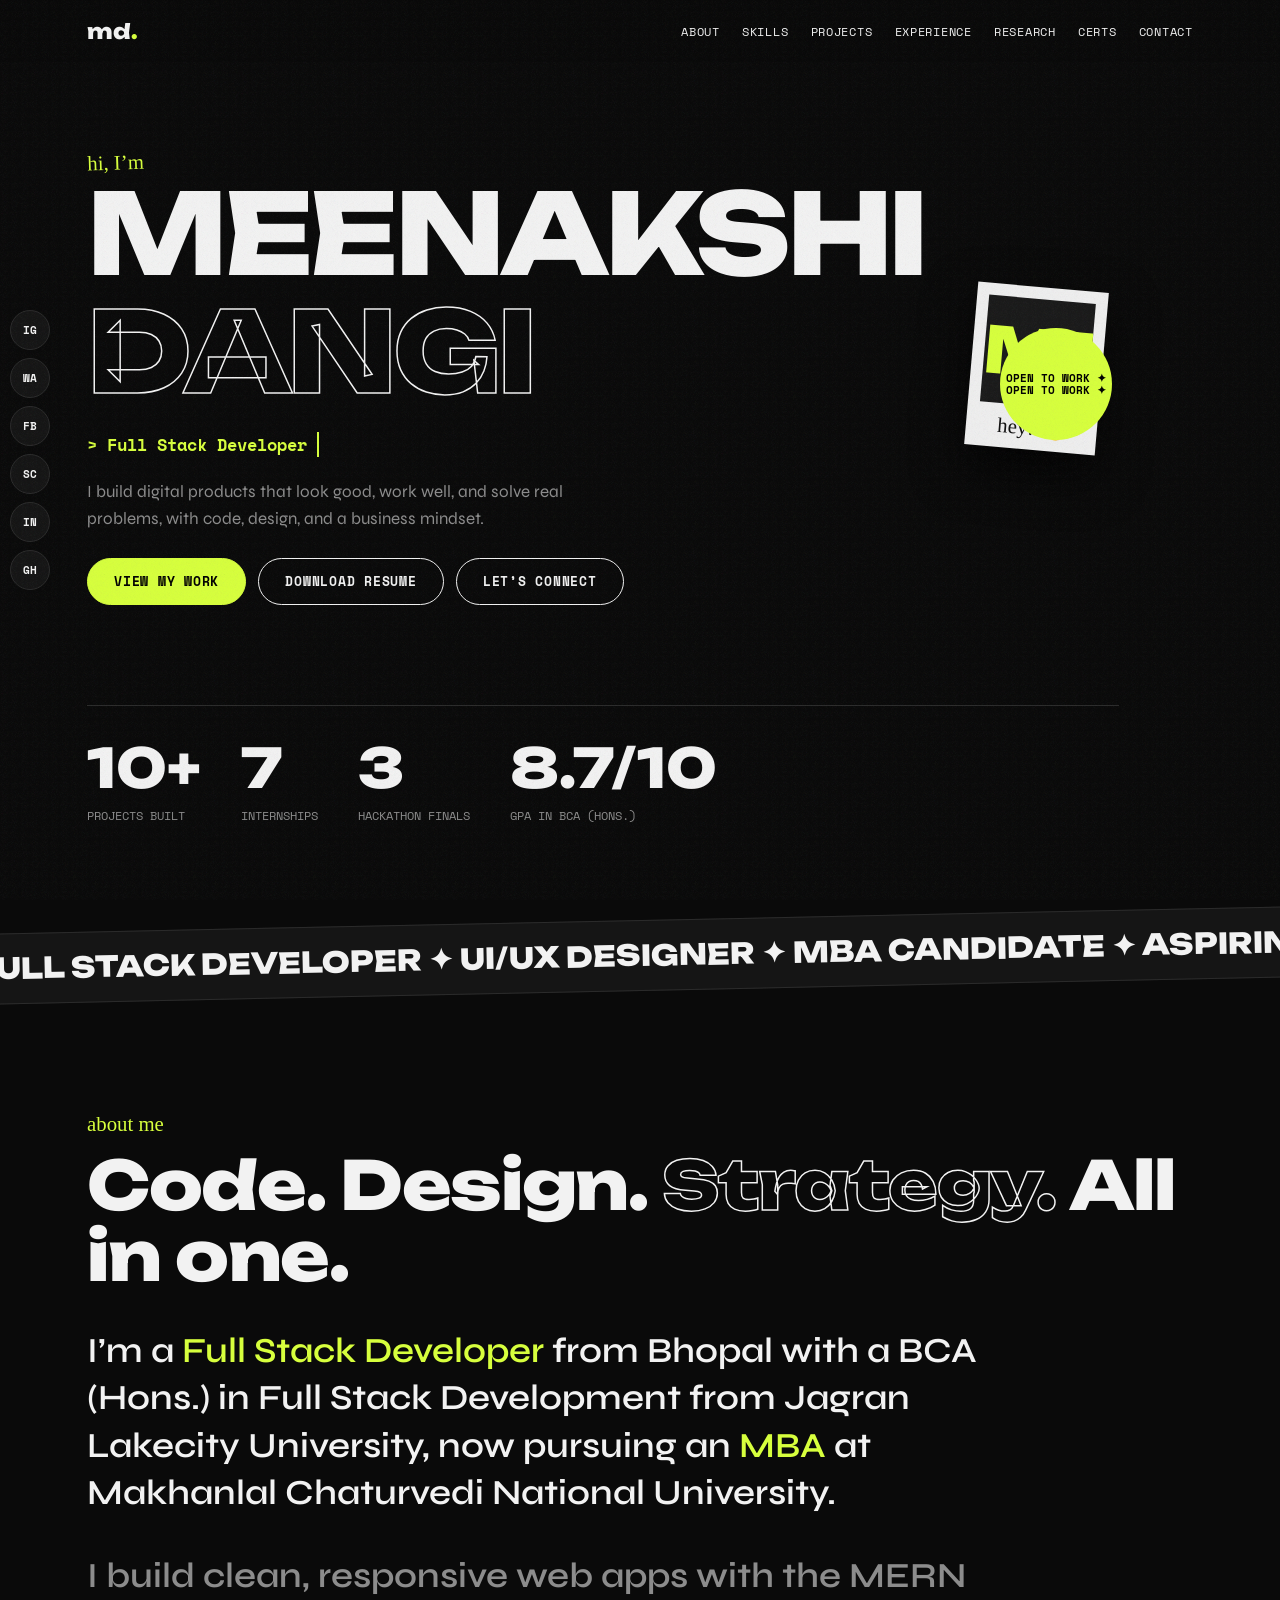
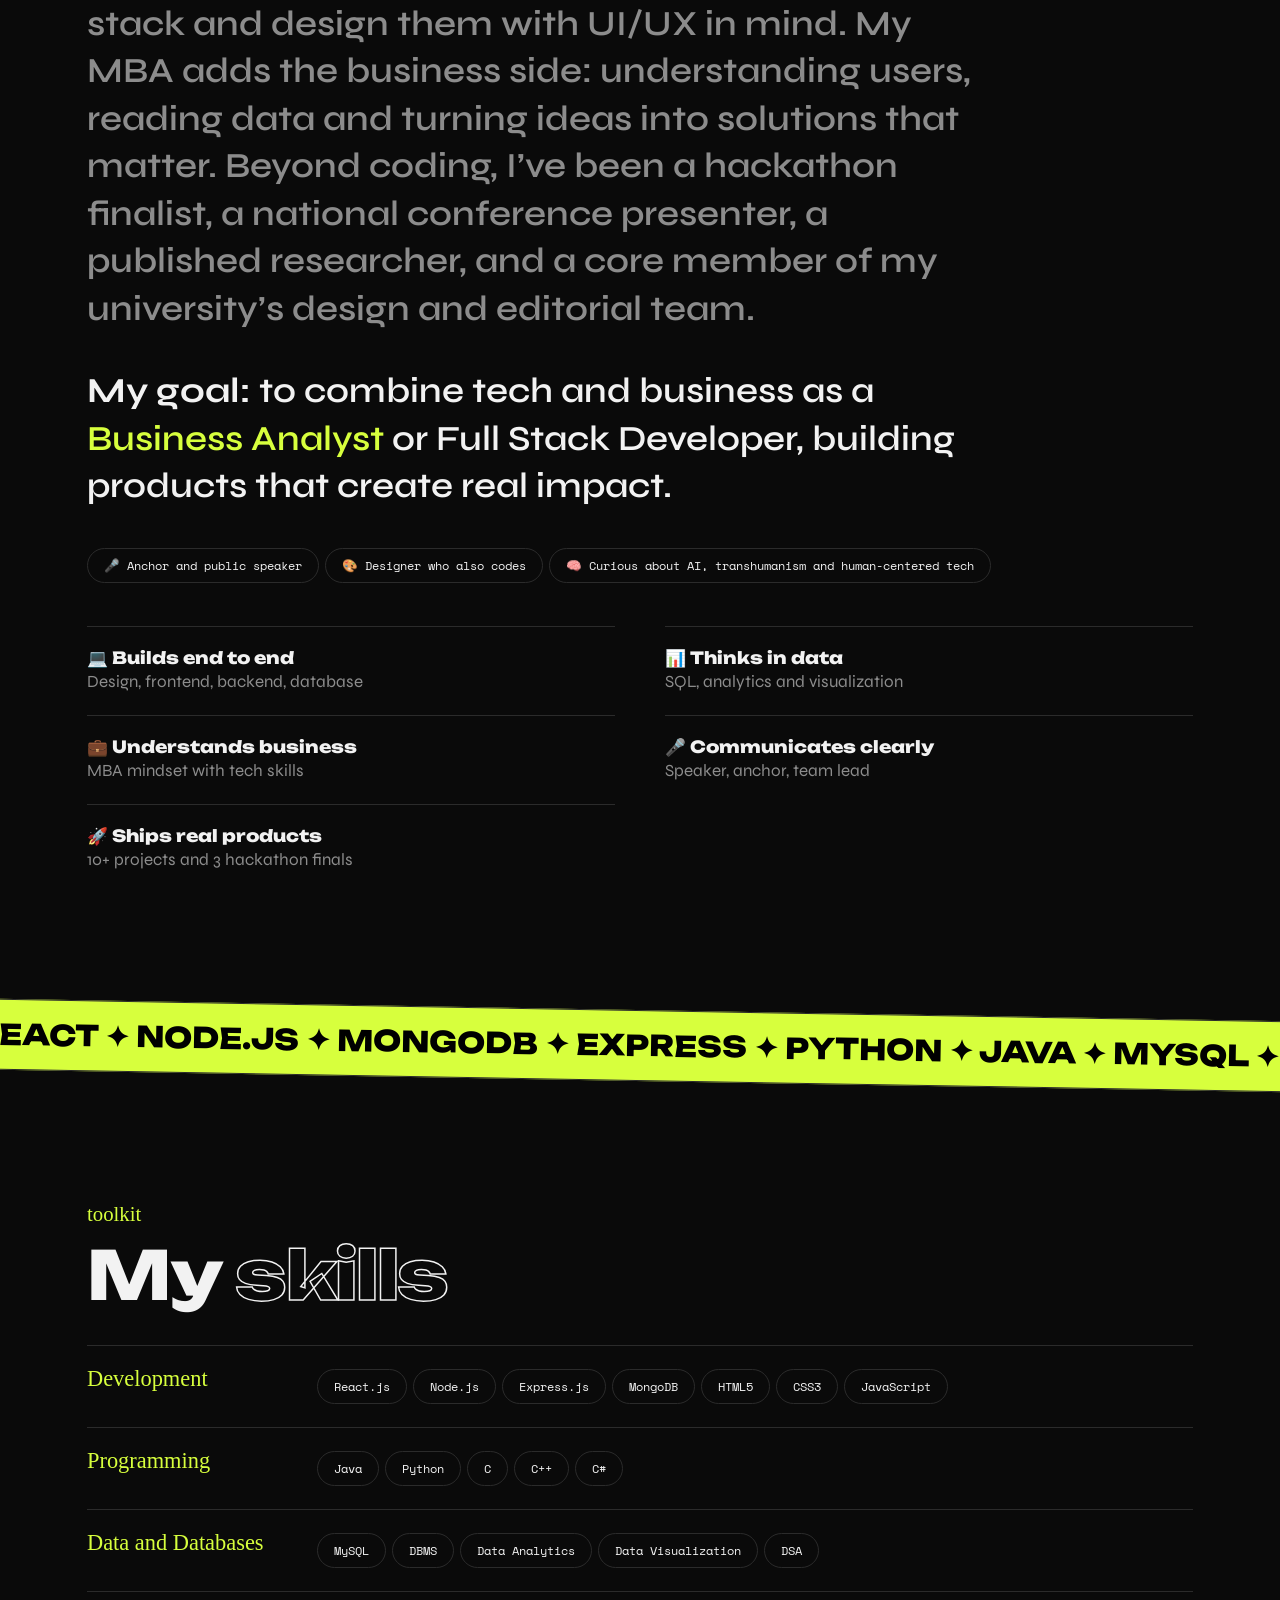
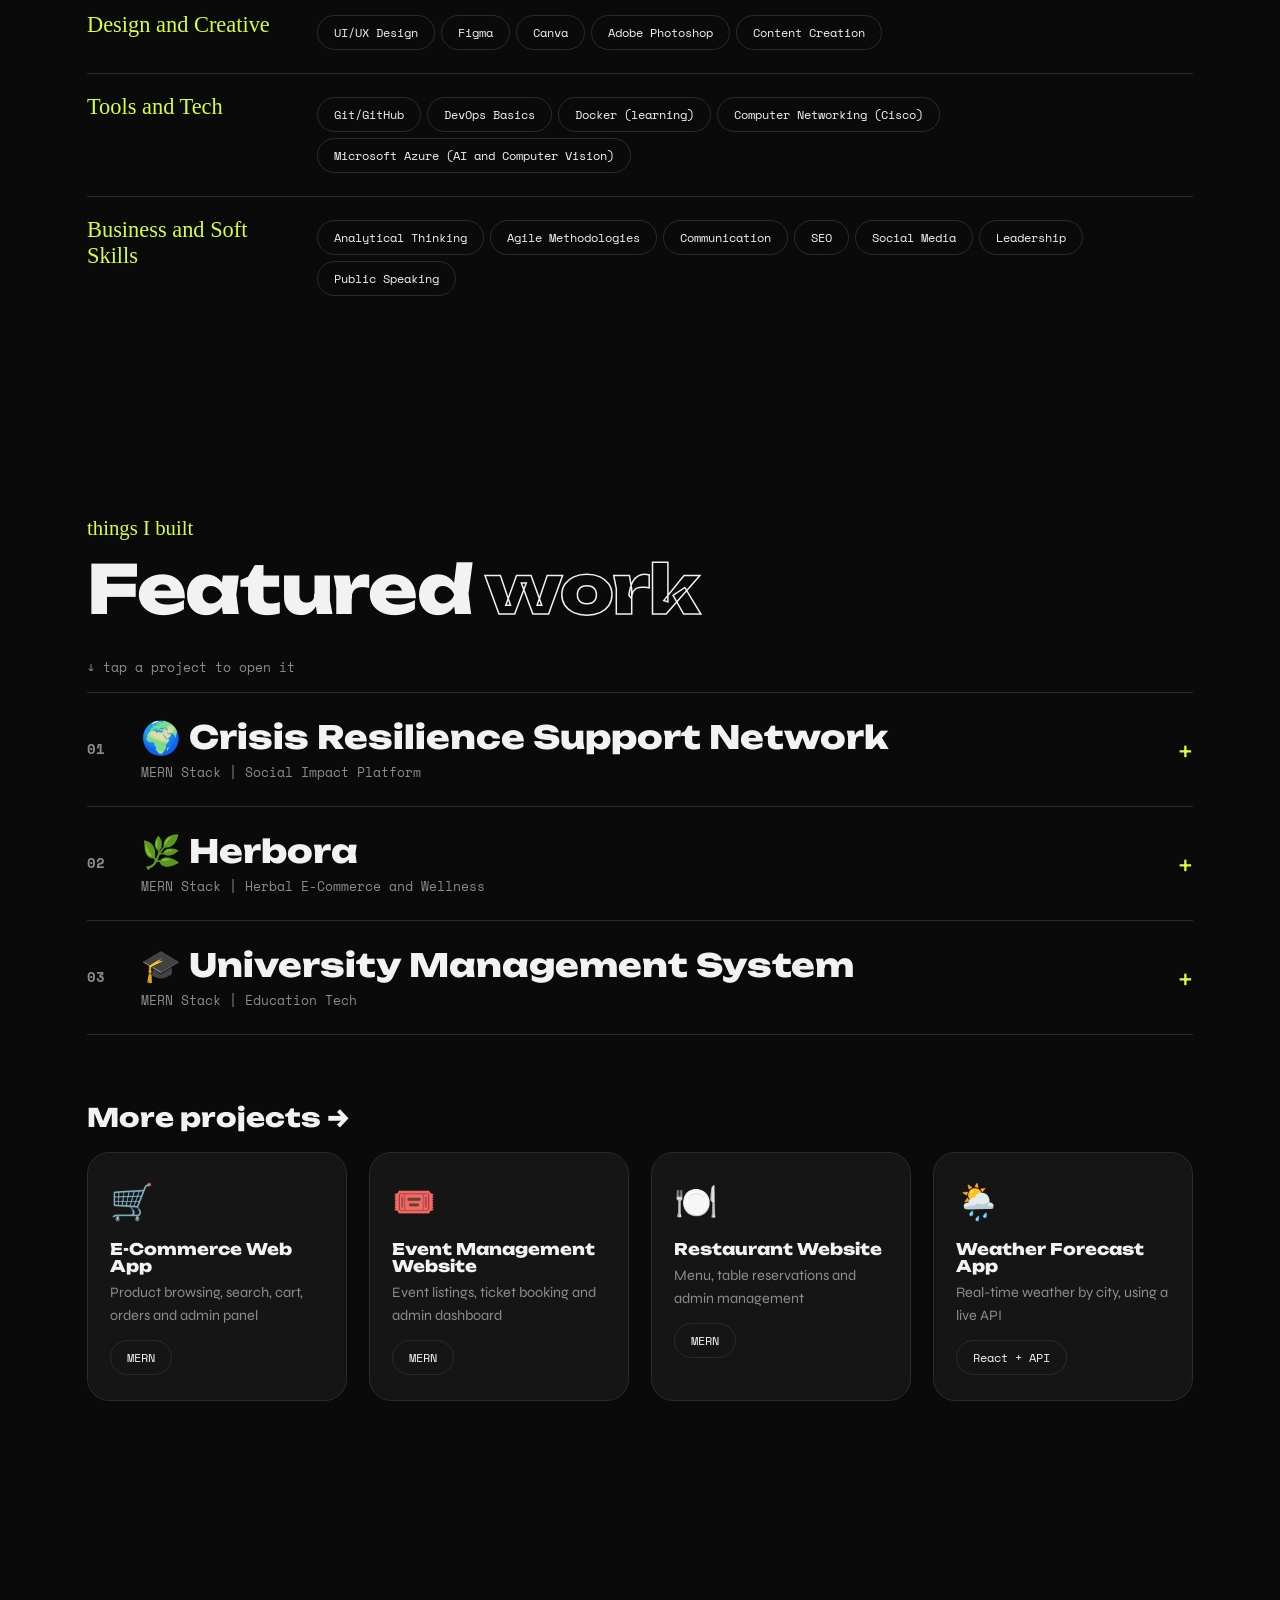
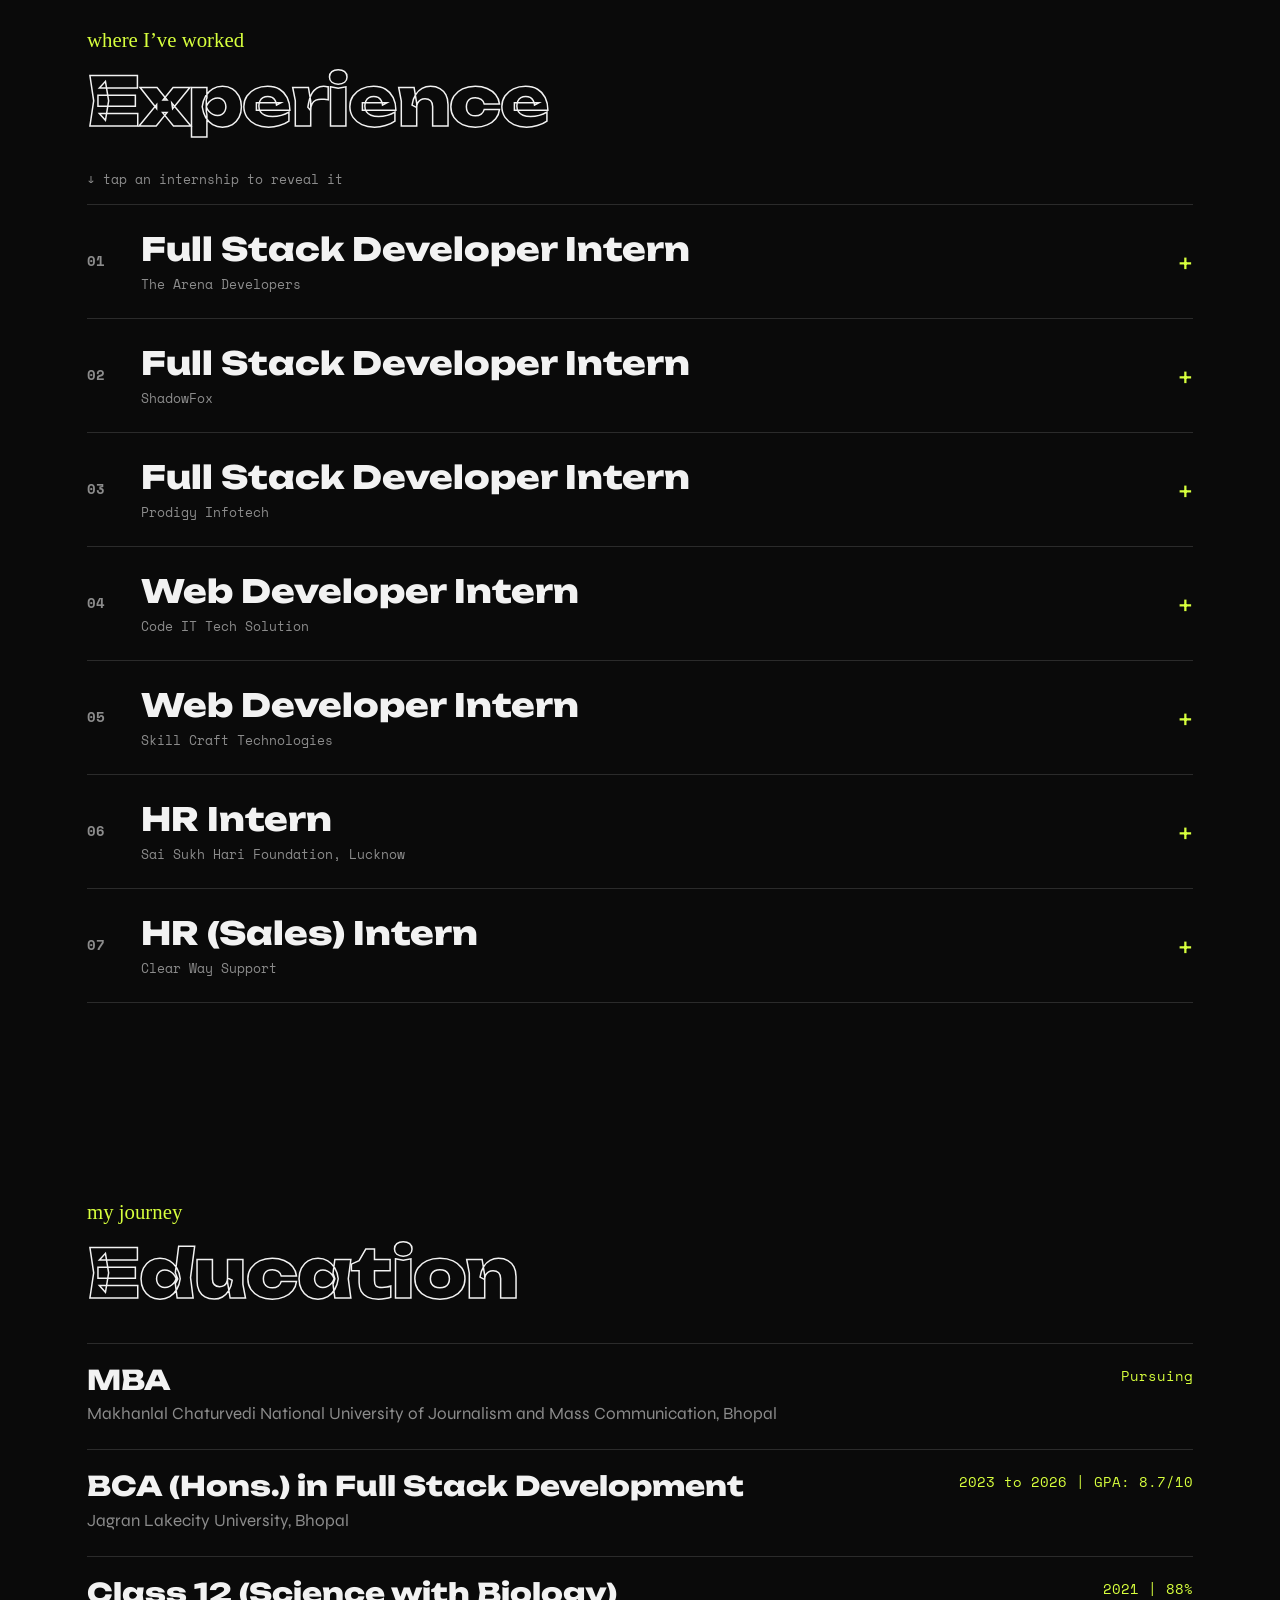
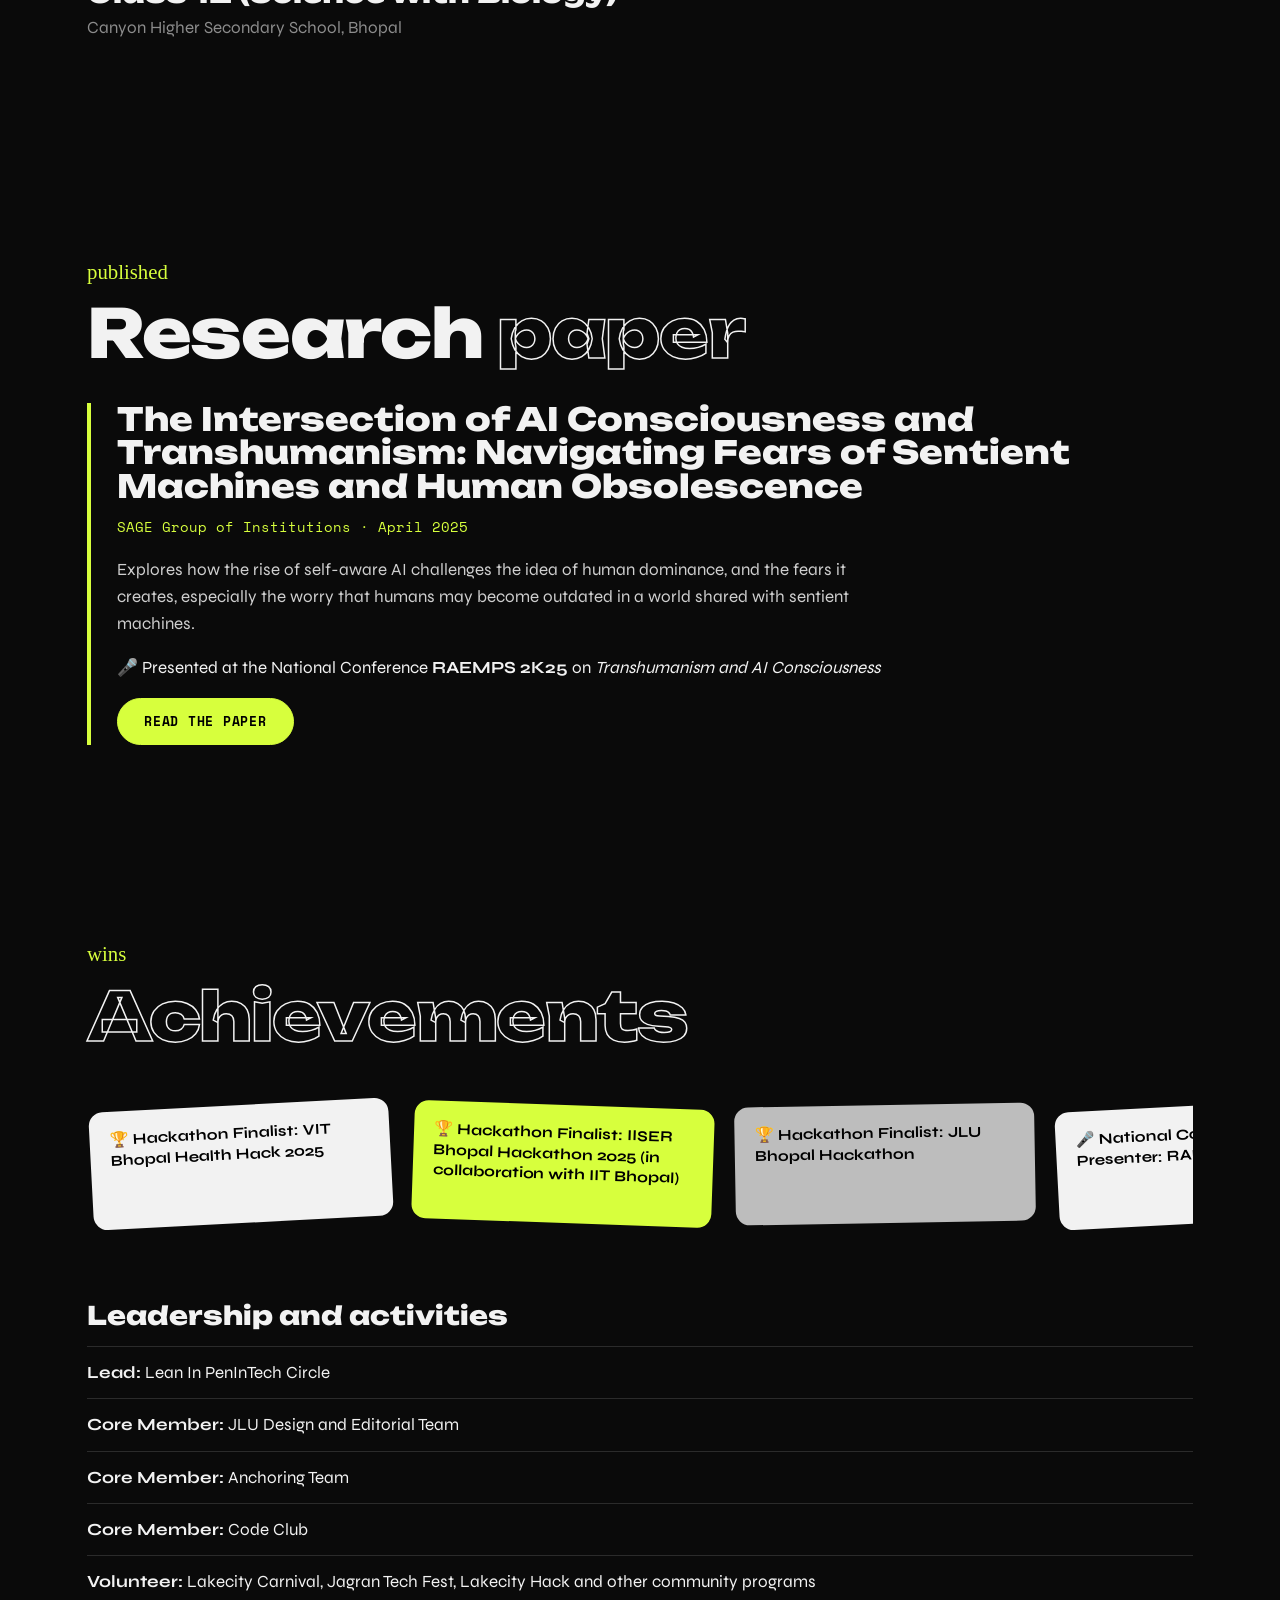
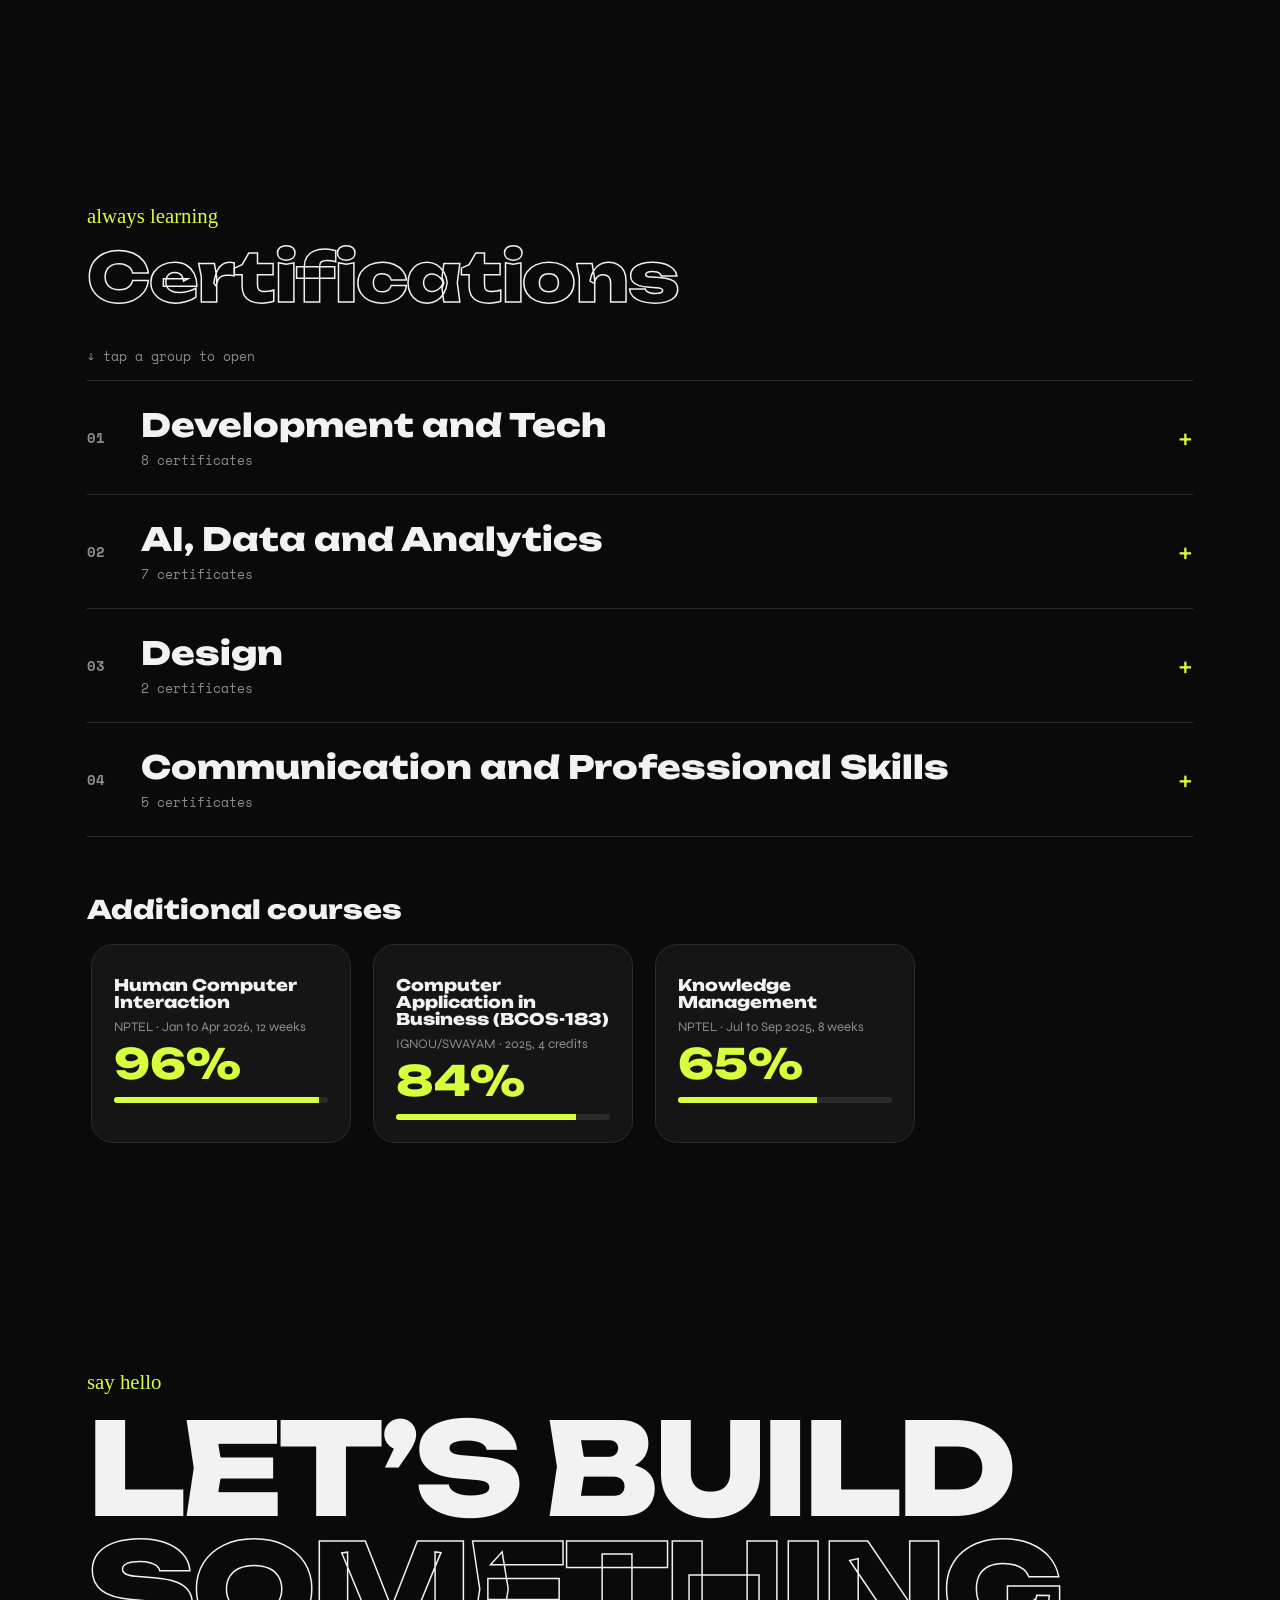
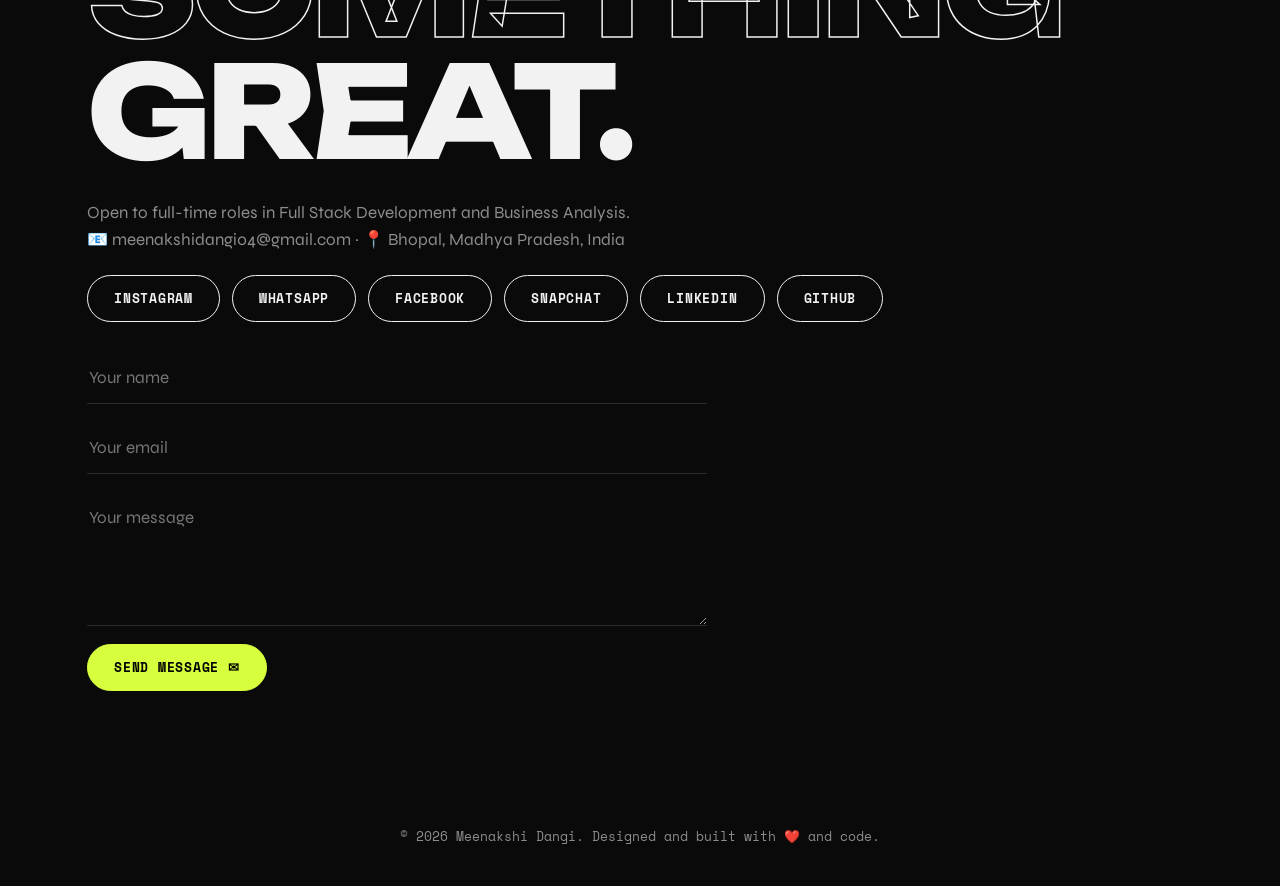
<file: portfolio-v2.html>
<!DOCTYPE html>
<html lang="en">
<head>
<meta charset="utf-8">
<meta name="viewport" content="width=device-width, initial-scale=1, viewport-fit=cover">
<title>Meenakshi Dangi | Full Stack Developer & Aspiring Business Analyst</title>
<meta name="description" content="Portfolio of Meenakshi Dangi: MERN developer, UI/UX designer, MBA candidate and aspiring Business Analyst.">
<link rel="preconnect" href="https://fonts.googleapis.com">
<link rel="preconnect" href="https://fonts.gstatic.com" crossorigin>
<link href="https://fonts.googleapis.com/css2?family=Unbounded:wght@500;800&family=Syne:wght@400;600;800&family=Permanent+Marker&family=Space+Mono:wght@400;700&display=swap" rel="stylesheet">
<style>
:root{--bg:#0a0a0a;--s:#151515;--l:#2b2b2b;--fg:#f2f2f2;--mut:#8c8c8c;--a:#d7ff3d;box-sizing:border-box;padding-top:env(safe-area-inset-top,0px);padding-bottom:env(safe-area-inset-bottom,0px);color-scheme:dark}
*,*::before,*::after{box-sizing:border-box}
html{scroll-behavior:smooth;scroll-padding-top:calc(env(safe-area-inset-top,0px) + 70px)}
body{margin:0;background:var(--bg);color:var(--fg);font:400 17px/1.6 Syne,sans-serif;overflow-x:hidden}
body::after{content:"";position:fixed;inset:0;pointer-events:none;opacity:.07;z-index:90;background-image:url("data:image/svg+xml,%3Csvg xmlns='http://www.w3.org/2000/svg' width='120' height='120'%3E%3Cfilter id='n'%3E%3CfeTurbulence baseFrequency='.9' numOctaves='2'/%3E%3C/filter%3E%3Crect width='120' height='120' filter='url(%23n)'/%3E%3C/svg%3E")}
h1,h2,h3,h4{font-family:Unbounded,sans-serif;margin:0;line-height:1.05;font-weight:800}
a{color:inherit;text-decoration:none}
.wrap{max-width:1150px;margin:0 auto;padding:0 22px}
section{padding:96px 0}
.mk{font-family:'Permanent Marker',cursive;color:var(--a);font-size:1.3rem;display:block;margin-bottom:10px;transform:rotate(-2deg)}
.mono{font-family:'Space Mono',monospace}
h2{font-size:clamp(2rem,6vw,4.2rem);margin-bottom:34px;letter-spacing:-.02em}
.out{color:transparent;-webkit-text-stroke:1.5px var(--fg)}
nav{position:fixed;top:0;left:0;right:0;z-index:60;padding-top:env(safe-area-inset-top,0px);background:rgba(10,10,10,.75);backdrop-filter:blur(14px);-webkit-backdrop-filter:blur(14px)}
nav .wrap{display:flex;justify-content:space-between;align-items:center;height:62px}
.logo{font:800 1.3rem Unbounded}.logo i{color:var(--a);font-style:normal}
.links{display:flex;gap:22px;font:400 .78rem 'Space Mono',monospace;text-transform:uppercase;letter-spacing:.06em}
.links a:hover{color:var(--a)}
#menu{display:none;background:none;border:1px solid var(--l);color:var(--fg);border-radius:10px;width:40px;height:40px;font-size:1.2rem}
.btn{display:inline-block;padding:13px 26px;border-radius:999px;border:1.5px solid var(--fg);font:700 .8rem 'Space Mono',monospace;text-transform:uppercase;letter-spacing:.06em;background:none;color:var(--fg);cursor:pointer;transition:.25s}
.btn:hover{background:var(--a);color:#000;border-color:var(--a);transform:rotate(-3deg) scale(1.06)}
.btn.p{background:var(--a);color:#000;border-color:var(--a)}
.hero{min-height:100vh;display:flex;align-items:center;padding:110px 0 50px;position:relative}
.hero .wrap{display:grid;grid-template-columns:1.4fr .6fr;gap:30px;align-items:center}
.hero h1{font-size:clamp(2.6rem,9vw,7rem);letter-spacing:-.04em}
.role{font:700 1.05rem 'Space Mono',monospace;margin:22px 0 8px;color:var(--a);min-height:1.7em}
.cur{border-right:2px solid var(--a);animation:bl 1s steps(1) infinite}@keyframes bl{50%{border-color:transparent}}
.hero p{color:var(--mut);max-width:520px}
.cta{display:flex;gap:12px;flex-wrap:wrap;margin-top:26px}
.pol{background:#eee;padding:12px 12px 44px;transform:rotate(5deg);box-shadow:0 20px 50px rgba(0,0,0,.7);width:min(270px,80%);margin:auto;transition:.4s;position:relative}
.pol:hover{transform:rotate(-2deg) scale(1.04)}
.pol .ph{aspect-ratio:1;background:#1a1a1a;display:grid;place-items:center;font:800 4rem Unbounded;color:var(--a);overflow:hidden}
.pol .ph img{width:100%;height:100%;object-fit:cover}
.pol::after{content:"hey! 👋";position:absolute;bottom:10px;left:0;right:0;text-align:center;font:1.3rem 'Permanent Marker';color:#111}
.stk{position:absolute;right:4%;bottom:6%;width:112px;height:112px;border-radius:50%;background:var(--a);color:#000;display:grid;place-items:center;text-align:center;font:700 .66rem/1.2 'Space Mono';text-transform:uppercase;animation:spin 14s linear infinite}
@keyframes spin{to{transform:rotate(360deg)}}
.stats{display:flex;flex-wrap:wrap;gap:40px;margin-top:70px;grid-column:1/-1;border-top:1px solid var(--l);padding-top:28px}
.stats b{display:block;font:800 clamp(2.2rem,5vw,3.4rem) Unbounded}.stats span{font:.75rem 'Space Mono';color:var(--mut);text-transform:uppercase}
.mq{overflow:hidden;white-space:nowrap;border-block:1px solid var(--l);padding:16px 0;background:var(--s);transform:rotate(-1.2deg);margin:20px -2%}
.mq.r{transform:rotate(1deg);background:var(--a);color:#000}
.mq div{display:inline-block;font:800 clamp(1.1rem,3vw,1.8rem) Unbounded;animation:mq 28s linear infinite}
.mq.r div{animation-direction:reverse;animation-duration:34s}
@keyframes mq{to{transform:translateX(-50%)}}
.big{font:600 clamp(1.3rem,3.2vw,2.2rem)/1.35 Syne;max-width:900px}
.big em{font-style:normal;color:var(--a)}
.bring{display:grid;grid-template-columns:repeat(2,1fr);gap:0 50px;margin-top:40px}
.bring div{border-top:1px solid var(--l);padding:20px 0}.bring b{font:800 1.05rem Unbounded;display:block}.bring span{color:var(--mut)}
.sk{display:grid;grid-template-columns:200px 1fr;gap:10px 30px;padding:20px 0;border-top:1px solid var(--l)}
.sk h4{font:400 1.4rem 'Permanent Marker';color:var(--a)}
.chip{display:inline-block;padding:7px 16px;margin:3px 6px 3px 0;border-radius:999px;border:1px solid var(--l);font:.78rem 'Space Mono';transition:.25s;cursor:default}
.chip:hover{background:var(--fg);color:#000;transform:rotate(-4deg) scale(1.1)}
.acc{border-top:1px solid var(--l);cursor:pointer}
.acc:last-child{border-bottom:1px solid var(--l)}
.acc .h{display:flex;align-items:center;gap:20px;padding:24px 0;transition:.3s}
.acc .h:hover{padding-left:14px;color:var(--a)}
.acc .n{font:700 .85rem 'Space Mono';color:var(--mut);min-width:34px}
.acc .t{font:800 clamp(1.1rem,3vw,2rem) Unbounded;flex:1}
.acc .t small{display:block;font:400 .8rem 'Space Mono';color:var(--mut);margin-top:6px}
.acc .pl{font-size:2rem;transition:.4s;color:var(--a)}
.acc.open .pl{transform:rotate(135deg)}
.acc .b{display:grid;grid-template-rows:0fr;transition:grid-template-rows .5s cubic-bezier(.2,.8,.2,1)}
.acc.open .b{grid-template-rows:1fr}
.acc .b>div{overflow:hidden}
.acc .in{padding:0 0 28px 54px;color:#cfcfcf;cursor:default}
.acc .in p{margin:.4em 0}.acc .in ul{padding-left:18px;color:var(--mut)}
.acc .in b{color:var(--a);font-family:'Space Mono'}
.thumb{height:150px;margin:14px 0;background:repeating-linear-gradient(45deg,#161616,#161616 12px,#1d1d1d 12px,#1d1d1d 24px);display:grid;place-items:center;font-size:3rem;position:relative;overflow:hidden;border-radius:12px;max-width:420px}
.thumb img{position:absolute;inset:0;width:100%;height:100%;object-fit:cover}
.strip{display:flex;gap:22px;overflow-x:auto;padding:20px 4px 30px;scroll-snap-type:x mandatory;scrollbar-width:thin;scrollbar-color:var(--a) transparent}
.card{flex:0 0 260px;scroll-snap-align:start;background:var(--s);border:1px solid var(--l);border-radius:22px;padding:22px;transition:.3s;cursor:pointer}
.card:nth-child(odd){transform:rotate(-1.6deg)}.card:nth-child(even){transform:rotate(1.6deg)}
.card:hover{border-color:var(--a)}
.card .em{font-size:2.2rem}.card h4{font-size:1rem;margin:10px 0 6px}.card p{color:var(--mut);font-size:.9rem;margin:0 0 10px}
.jig{animation:jig .6s}
@keyframes jig{0%,100%{rotate:0deg}20%{rotate:-6deg}40%{rotate:5deg}60%{rotate:-4deg}80%{rotate:3deg}}
.card:hover{animation:jig .6s}
.line{display:flex;flex-wrap:wrap;justify-content:space-between;gap:6px 20px;padding:22px 0;border-top:1px solid var(--l)}
.line h4{font-size:clamp(1.1rem,2.6vw,1.7rem);flex:1 1 380px}.line .sm{color:var(--mut)}.line .mono{color:var(--a);font-size:.85rem}
.quote{border-left:4px solid var(--a);padding-left:26px}
.quote h3{font-size:clamp(1.2rem,3vw,2rem);margin-bottom:12px}
.stick{flex:0 0 auto;max-width:300px;padding:18px 20px;border-radius:14px;background:var(--fg);color:#000;font:700 .95rem/1.35 Syne;transition:.3s;cursor:pointer}
.stick:nth-child(3n+1){transform:rotate(-3deg)}.stick:nth-child(3n+2){transform:rotate(2deg);background:var(--a)}.stick:nth-child(3n){transform:rotate(-1deg);background:#bdbdbd}
.stick:hover{animation:jig .6s}
.lead li{padding:12px 0;border-top:1px solid var(--l);list-style:none}.lead{padding:0;margin:0}
.cr h4{font-size:1rem}.cr .sc{font:800 2.6rem Unbounded;color:var(--a)}.cr .sm{color:var(--mut);font-size:.82rem}
.bar{height:6px;border-radius:9px;background:var(--l);overflow:hidden;margin-top:8px}.bar i{display:block;height:100%;background:var(--a);width:0;transition:width 1.4s}
.huge{font:800 clamp(2.6rem,10vw,8rem)/.95 Unbounded;letter-spacing:-.04em;margin-bottom:26px}
.soc{display:flex;flex-wrap:wrap;gap:12px;margin:22px 0}
form{display:grid;gap:18px;max-width:620px;margin-top:30px}
input,textarea{width:100%;background:none;border:0;border-bottom:1.5px solid var(--l);color:var(--fg);padding:12px 2px;font:inherit}
input:focus,textarea:focus{outline:0;border-color:var(--a)}
.dock{position:fixed;left:10px;top:50%;transform:translateY(-50%);display:flex;flex-direction:column;gap:8px;z-index:55}
.dock a{width:40px;height:40px;border-radius:50%;background:var(--s);border:1px solid var(--l);display:grid;place-items:center;font:700 .66rem 'Space Mono';transition:.25s}
.dock a:hover{background:var(--a);color:#000;transform:scale(1.2) rotate(-10deg)}
footer{text-align:center;padding:40px 20px;color:var(--mut);font:.8rem 'Space Mono'}
#pg{position:fixed;top:0;left:0;height:3px;background:var(--a);width:0;z-index:99}
.rv{opacity:0;transform:translateX(-80px) rotate(-3deg);transition:opacity .8s,transform .9s cubic-bezier(.34,1.56,.64,1)}
.rv.rt{transform:translateX(80px) rotate(3deg)}
.rv.on{opacity:1;transform:none}
@media(max-width:820px){
.hero .wrap{grid-template-columns:1fr}.pol{order:-1;width:200px}.stk{display:none}
.links{display:none;position:absolute;top:100%;left:0;right:0;flex-direction:column;background:var(--bg);padding:20px;border-bottom:1px solid var(--l)}.links.open{display:flex}#menu{display:block}
.sk{grid-template-columns:1fr}.bring{grid-template-columns:1fr}.acc .in{padding-left:0}.dock{display:none}section{padding:64px 0}}
@media(prefers-reduced-motion:reduce){*{animation:none!important;transition:none!important}.rv{opacity:1;transform:none}}
</style>
</head>
<body>
<div id="pg"></div>
<nav><div class="wrap">
<a href="#home" class="logo">md<i>.</i></a>
<div class="links" id="links"><a href="#about">About</a><a href="#skills">Skills</a><a href="#projects">Projects</a><a href="#experience">Experience</a><a href="#research">Research</a><a href="#certs">Certs</a><a href="#contact">Contact</a></div>
<button id="menu" aria-label="Menu">☰</button>
</div></nav>
<div class="dock" id="dock"></div>

<header class="hero" id="home"><div class="wrap">
<div>
<span class="mk">hi, I’m</span>
<h1>MEENAKSHI<br><span class="out">DANGI</span></h1>
<div class="role">&gt; <span id="typed"></span><span class="cur">&nbsp;</span></div>
<p>I build digital products that look good, work well, and solve real problems, with code, design, and a business mindset.</p>
<div class="cta"><a class="btn p" href="#projects">View my work</a><a class="btn" id="resume" href="#contact">Download resume</a><a class="btn" href="#contact">Let’s connect</a></div>
</div>
<div style="position:relative"><div class="pol"><div class="ph" id="photo">MD</div></div><div class="stk">open to work ✦ open to work ✦</div></div>
<div class="stats" id="stats"></div>
</div></header>

<div class="mq"><div id="m1"></div></div>

<section id="about"><div class="wrap">
<span class="mk rv">about me</span>
<h2 class="rv rt">Code. Design. <span class="out">Strategy.</span> All in one.</h2>
<p class="big rv">I’m a <em>Full Stack Developer</em> from Bhopal with a BCA (Hons.) in Full Stack Development from Jagran Lakecity University, now pursuing an <em>MBA</em> at Makhanlal Chaturvedi National University.</p>
<p class="big rv rt" style="color:var(--mut)">I build clean, responsive web apps with the MERN stack and design them with UI/UX in mind. My MBA adds the business side: understanding users, reading data and turning ideas into solutions that matter. Beyond coding, I’ve been a hackathon finalist, a national conference presenter, a published researcher, and a core member of my university’s design and editorial team.</p>
<p class="big rv"><b>My goal:</b> to combine tech and business as a <em>Business Analyst</em> or Full Stack Developer, building products that create real impact.</p>
<div style="margin-top:20px"><span class="chip">🎤 Anchor and public speaker</span><span class="chip">🎨 Designer who also codes</span><span class="chip">🧠 Curious about AI, transhumanism and human-centered tech</span></div>
<div class="bring" id="bring"></div>
</div></section>

<div class="mq r"><div id="m2"></div></div>

<section id="skills"><div class="wrap">
<span class="mk rv">toolkit</span><h2 class="rv rt">My <span class="out">skills</span></h2>
<div id="skillgrid"></div>
</div></section>

<section id="projects"><div class="wrap">
<span class="mk rv">things I built</span><h2 class="rv rt">Featured <span class="out">work</span></h2>
<p class="mono" style="color:var(--mut);font-size:.8rem">↓ tap a project to open it</p>
<div id="feat"></div>
<h3 class="rv" style="margin:70px 0 0;font-size:1.6rem">More projects →</h3>
<div class="strip" id="more"></div>
</div></section>

<section id="experience"><div class="wrap">
<span class="mk rv">where I’ve worked</span><h2 class="rv rt"><span class="out">Experience</span></h2>
<p class="mono" style="color:var(--mut);font-size:.8rem">↓ tap an internship to reveal it</p>
<div id="exp"></div>
</div></section>

<section id="education"><div class="wrap">
<span class="mk rv">my journey</span><h2 class="rv rt"><span class="out">Education</span></h2>
<div id="edu"></div>
</div></section>

<section id="research"><div class="wrap">
<span class="mk rv">published</span><h2 class="rv rt">Research <span class="out">paper</span></h2>
<div class="quote rv">
<h3>The Intersection of AI Consciousness and Transhumanism: Navigating Fears of Sentient Machines and Human Obsolescence</h3>
<p class="mono" style="color:var(--a);font-size:.85rem">SAGE Group of Institutions · April 2025</p>
<p style="color:#cfcfcf;max-width:760px">Explores how the rise of self-aware AI challenges the idea of human dominance, and the fears it creates, especially the worry that humans may become outdated in a world shared with sentient machines.</p>
<p>🎤 Presented at the National Conference <b>RAEMPS 2K25</b> on <i>Transhumanism and AI Consciousness</i></p>
<a class="btn p" id="paper" href="#research">Read the paper</a>
</div>
</div></section>

<section id="achievements"><div class="wrap">
<span class="mk rv">wins</span><h2 class="rv rt"><span class="out">Achievements</span></h2>
<div class="strip" id="ach"></div>
<h3 class="rv" style="margin:50px 0 16px;font-size:1.6rem">Leadership and activities</h3>
<ul class="lead rv rt" id="lead"></ul>
</div></section>

<section id="certs"><div class="wrap">
<span class="mk rv">always learning</span><h2 class="rv rt"><span class="out">Certifications</span></h2>
<p class="mono" style="color:var(--mut);font-size:.8rem">↓ tap a group to open</p>
<div id="certgrid"></div>
<h3 class="rv" style="margin:60px 0 0;font-size:1.6rem">Additional courses</h3>
<div class="strip" id="courses"></div>
</div></section>

<section id="contact"><div class="wrap">
<span class="mk rv">say hello</span>
<div class="huge rv">LET’S BUILD<br><span class="out">SOMETHING</span><br>GREAT.</div>
<p class="rv rt" style="color:var(--mut)">Open to full-time roles in Full Stack Development and Business Analysis.<br>📧 <span id="em"></span> · 📍 Bhopal, Madhya Pradesh, India</p>
<div class="soc" id="soc"></div>
<form id="form">
<input id="fn" placeholder="Your name" required>
<input id="fe" type="email" placeholder="Your email" required>
<textarea id="fm" rows="4" placeholder="Your message" required></textarea>
<div><button class="btn p" type="submit">Send message ✉</button></div>
</form>
</div></section>

<footer>© 2026 Meenakshi Dangi. Designed and built with ❤️ and code.</footer>

<script>
/* ====== EDIT THESE ====== */
var CFG={
 email:"meenakshidangi04@gmail.com",
 resume:"", paper:"", photo:"",
 /* social links: paste your own profile links; empty ones open the platform’s home page */
 linkedin:"https://www.linkedin.com/in/meenakshi-dangi-8739b3290/",
 github:"https://github.com/Meenakshi20024",
 instagram:"", facebook:"", snapchat:"",
 whatsapp:"https://wa.me/917974864081"
};
var SOC=[["Instagram","IG","instagram","https://www.instagram.com/"],["WhatsApp","WA","whatsapp","https://wa.me/"],["Facebook","FB","facebook","https://www.facebook.com/"],["Snapchat","SC","snapchat","https://www.snapchat.com/"],["LinkedIn","IN","linkedin","https://www.linkedin.com/"],["GitHub","GH","github","https://github.com/"]];
var STATS=[[10,"+","Projects built"],[7,"","Internships"],[3,"","Hackathon finals"],[8.7,"/10","GPA in BCA (Hons.)"]];
var SKILLS=[["Development","React.js,Node.js,Express.js,MongoDB,HTML5,CSS3,JavaScript"],["Programming","Java,Python,C,C++,C#"],["Data and Databases","MySQL,DBMS,Data Analytics,Data Visualization,DSA"],["Design and Creative","UI/UX Design,Figma,Canva,Adobe Photoshop,Content Creation"],["Tools and Tech","Git/GitHub,DevOps Basics,Docker (learning),Computer Networking (Cisco),Microsoft Azure (AI and Computer Vision)"],["Business and Soft Skills","Analytical Thinking,Agile Methodologies,Communication,SEO,Social Media,Leadership,Public Speaking"]];
/* img: screenshot link/data, live: demo link, repo: GitHub repo link */
var FEAT=[
{e:"🌍",n:"Crisis Resilience Support Network",s:"MERN Stack | Social Impact Platform",p:"People affected by crises like Palestine and Manipur often can’t find reliable information or trustworthy ways to help.",sol:"A platform that connects people in crisis with volunteers, donors and real-time information.",f:["Live updates on affected regions and a world map of crisis zones","Donate money, food or clothes directly through trusted contributors","Fundraising campaigns for people in need","Survivor podcasts and a before/after photo gallery","Community space to share photos and videos","Real-time chat and forums","Secure authentication with email validation"],t:["React","Node.js","Express","MongoDB"],img:"",live:"",repo:""},
{e:"🌿",n:"Herbora",s:"MERN Stack | Herbal E-Commerce and Wellness",p:"Children and elderly people need simple, natural remedies, but the knowledge is scattered and hard to follow.",sol:"A wellness store with easy home-remedy recipes, step-by-step guides and a smooth shopping experience.",f:["Remedies for common illnesses, with candy recipes","Step-by-step recipe guide with built-in timer","Product browsing, search and cart","Secure payment gateway","AI chatbot that helps users shop and pay","Community section and admin panel"],t:["React","Node.js","Express","MongoDB","Payment Gateway"],img:"",live:"",repo:""},
{e:"🎓",n:"University Management System",s:"MERN Stack | Education Tech",p:"Colleges handle attendance, fees and records through scattered, manual systems.",sol:"One platform for students, faculty and admins. It earned appreciation from faculty across the engineering department.",f:["Role-based login (Admin, Faculty, Student)","Department and subject-wise attendance tracking","Library management with book check-in/check-out","Exam forms and fee management","Personalized dashboard for every student"],t:["React","Node.js","Express","MongoDB"],img:"",live:"",repo:""}];
var MORE=[["🛒","E-Commerce Web App","Product browsing, search, cart, orders and admin panel","MERN"],["🎟️","Event Management Website","Event listings, ticket booking and admin dashboard","MERN"],["🍽️","Restaurant Website","Menu, table reservations and admin management","MERN"],["🌦️","Weather Forecast App","Real-time weather by city, using a live API","React + API"],["⚖️","BMI Calculator","Instant BMI result with health category","JavaScript"],["⏱️","Stopwatch App","Start, pause, reset and lap tracking","JavaScript"],["❌⭕","Tic-Tac-Toe Game","Two-player game with win/draw detection","JavaScript"]];
var EXP=[["Full Stack Developer Intern","The Arena Developers","Built responsive full-stack features using the MERN stack and connected frontend interfaces with backend APIs."],["Full Stack Developer Intern","ShadowFox","Developed web application modules from UI to backend logic, delivering tasks on deadline."],["Full Stack Developer Intern","Prodigy Infotech","Completed project-based tasks across frontend, backend and database development."],["Web Developer Intern","Code IT Tech Solution","Worked on real-world web projects, covering client-side design and server-side development."],["Web Developer Intern","Skill Craft Technologies","Built and styled web applications with a focus on clean, responsive design."],["HR Intern","Sai Sukh Hari Foundation, Lucknow","Supported HR and admin activities, including coordination with teams and volunteers."],["HR (Sales) Intern","Clear Way Support","Assisted with recruitment, candidate coordination and communication."]];
var EDU=[["MBA","Makhanlal Chaturvedi National University of Journalism and Mass Communication, Bhopal","Pursuing"],["BCA (Hons.) in Full Stack Development","Jagran Lakecity University, Bhopal","2023 to 2026 | GPA: 8.7/10"],["Class 12 (Science with Biology)","Canyon Higher Secondary School, Bhopal","2021 | 88%"]];
var ACH=["🏆 Hackathon Finalist: VIT Bhopal Health Hack 2025","🏆 Hackathon Finalist: IISER Bhopal Hackathon 2025 (in collaboration with IIT Bhopal)","🏆 Hackathon Finalist: JLU Bhopal Hackathon","🎤 National Conference Presenter: RAEMPS 2K25","📚 Published Researcher: AI consciousness and transhumanism","🌟 Appreciated by faculty across the engineering department for the University Management System"];
var LEAD=["<b>Lead:</b> Lean In PenInTech Circle","<b>Core Member:</b> JLU Design and Editorial Team","<b>Core Member:</b> Anchoring Team","<b>Core Member:</b> Code Club","<b>Volunteer:</b> Lakecity Carnival, Jagran Tech Fest, Lakecity Hack and other community programs"];
var BRING=[["💻 Builds end to end","Design, frontend, backend, database"],["📊 Thinks in data","SQL, analytics and visualization"],["💼 Understands business","MBA mindset with tech skills"],["🎤 Communicates clearly","Speaker, anchor, team lead"],["🚀 Ships real products","10+ projects and 3 hackathon finals"]];
var CERTS={"Development and Tech":["Full Stack Website Development: Udemy","Frontend Development (React.js): Meta","React Basics: Meta","DevOps Fundamentals: Simplilearn","Docker for Absolute Beginners: KodeKloud (in progress)","Basics of Computer Networking: LearnQuest","SQL Intermediate: HackerRank","Technology Job Simulation: Deloitte Australia"],"AI, Data and Analytics":["AI on Microsoft Azure","Azure Machine Learning","Computer Vision on Microsoft Azure","Data Visualisation: Empowering Business with Effective Insights: Tata (Forage)","Foundations: Data, Data, Everywhere: Google","Programming for Everybody (Python): University of Michigan","Python Data Structures: University of Michigan"],"Design":["UI/UX Design: Google, CalArts (Coursera)","Create a Promotional Video using Canva"],"Communication and Professional Skills":["Specialization in Communication Skills: Georgia Tech","Speak English Professionally: Georgia Tech","Write Professional Emails in English: Georgia Tech","Build Your Professional ePortfolio: Georgia Tech","Communication in the 21st Century Workplace: UC Irvine"]};
var COURSES=[["Human Computer Interaction","NPTEL","Jan to Apr 2026, 12 weeks",96],["Computer Application in Business (BCOS-183)","IGNOU/SWAYAM","2025, 4 credits",84],["Knowledge Management","NPTEL","Jul to Sep 2025, 8 weeks",65]];
/* ====== END EDIT ====== */

var $=function(i){return document.getElementById(i)};
function H(id,h){$(id).innerHTML=h}
function chips(a){return a.map(function(x){return '<span class="chip">'+x+'</span>'}).join("")}
function btn(u,t,c){return u?'<a class="btn '+(c||"")+'" href="'+u+'" target="_blank" rel="noopener">'+t+'</a>':''}
function acc(n,t,sub,body){return '<div class="acc"><div class="h"><span class="n">'+n+'</span><span class="t">'+t+(sub?'<small>'+sub+'</small>':'')+'</span><span class="pl">+</span></div><div class="b"><div><div class="in">'+body+'</div></div></div></div>'}

/* socials */
function so(x){return CFG[x[2]]||x[3]}
H("dock",SOC.map(function(x){return '<a href="'+so(x)+'" target="_blank" rel="noopener" title="'+x[0]+'" aria-label="'+x[0]+'">'+x[1]+'</a>'}).join(""));
H("soc",SOC.map(function(x){return btn(so(x),x[0],"")}).join(""));
$("em").textContent=CFG.email;
if(CFG.resume)$("resume").href=CFG.resume,$("resume").target="_blank";
if(CFG.paper)$("paper").href=CFG.paper,$("paper").target="_blank";
if(CFG.photo)H("photo",'<img src="'+CFG.photo+'" alt="Meenakshi Dangi">');

H("stats",STATS.map(function(s){return '<div><b data-n="'+s[0]+'" data-s="'+s[1]+'">0</b><span>'+s[2]+'</span></div>'}).join(""));
H("m1","FULL STACK DEVELOPER ✦ UI/UX DESIGNER ✦ MBA CANDIDATE ✦ ASPIRING BUSINESS ANALYST ✦ ".repeat(4));
H("m2","REACT ✦ NODE.JS ✦ MONGODB ✦ EXPRESS ✦ PYTHON ✦ JAVA ✦ MYSQL ✦ FIGMA ✦ DATA ANALYTICS ✦ ".repeat(4));
H("bring",BRING.map(function(b){return '<div class="rv'+'"><b>'+b[0]+'</b><span>'+b[1]+'</span></div>'}).join(""));
H("skillgrid",SKILLS.map(function(s,i){return '<div class="sk rv'+(i%2?' rt':'')+'"><h4>'+s[0]+'</h4><div>'+chips(s[1].split(","))+'</div></div>'}).join(""));
H("feat",FEAT.map(function(p,i){var body='<div class="thumb">'+p.e+(p.img?'<img src="'+p.img+'" alt="'+p.n+' screenshot">':'')+'</div><p><b>The problem:</b> '+p.p+'</p><p><b>The solution:</b> '+p.sol+'</p><ul>'+p.f.map(function(x){return '<li>'+x+'</li>'}).join("")+'</ul><div>'+chips(p.t)+'</div><div class="soc">'+btn(p.live,"🔗 Live demo","p")+btn(p.repo||CFG.github,"GitHub")+'</div>';return acc("0"+(i+1),p.e+" "+p.n,p.s,body)}).join(""));
H("more",MORE.map(function(m){return '<div class="card rv"><div class="em">'+m[0]+'</div><h4>'+m[1]+'</h4><p>'+m[2]+'</p><span class="chip">'+m[3]+'</span></div>'}).join(""));
H("exp",EXP.map(function(x,i){return acc("0"+(i+1),x[0],x[1],'<p>'+x[2]+'</p>')}).join(""));
H("edu",EDU.map(function(x,i){return '<div class="line rv'+(i%2?' rt':'')+'"><h4>'+x[0]+'</h4><span class="mono">'+x[2]+'</span><div class="sm" style="flex:1 1 100%">'+x[1]+'</div></div>'}).join(""));
H("ach",ACH.map(function(x){return '<div class="stick">'+x+'</div>'}).join(""));
H("lead",LEAD.map(function(x){return '<li>'+x+'</li>'}).join(""));
H("certgrid",Object.keys(CERTS).map(function(k,i){return acc("0"+(i+1),k,CERTS[k].length+" certificates",chips(CERTS[k]))}).join(""));
H("courses",COURSES.map(function(c){return '<div class="card cr rv"><h4>'+c[0]+'</h4><div class="sm">'+c[1]+' · '+c[2]+'</div><div class="sc">'+c[3]+'%</div><div class="bar"><i data-w="'+c[3]+'"></i></div></div>'}).join(""));

/* accordions: one open per list */
document.querySelectorAll(".acc .h").forEach(function(h){h.onclick=function(){var a=h.parentNode,was=a.classList.contains("open");a.parentNode.querySelectorAll(".acc.open").forEach(function(o){o.classList.remove("open")});if(!was)a.classList.add("open")}});
/* jiggle on click */
document.addEventListener("click",function(e){var c=e.target.closest(".card,.stick");if(!c)return;c.classList.remove("jig");void c.offsetWidth;c.classList.add("jig")});

/* typed role */
var R=["Full Stack Developer","MBA Candidate","Aspiring Business Analyst","UI/UX Designer"],ri=0,ci=0,del=false,T=$("typed");
function type(){var w=R[ri];ci+=del?-1:1;T.textContent=w.slice(0,ci);var d=del?35:85;if(!del&&ci===w.length){del=true;d=1400}else if(del&&ci===0){del=false;ri=(ri+1)%R.length;d=300}setTimeout(type,d)}type();

$("menu").onclick=function(){$("links").classList.toggle("open")};
$("links").onclick=function(e){if(e.target.tagName==="A")$("links").classList.remove("open")};
addEventListener("scroll",function(){var h=document.documentElement;$("pg").style.width=(h.scrollTop/(h.scrollHeight-h.clientHeight)*100)+"%"});

/* reveal, counters, bars */
function count(el){var n=+el.dataset.n,s=el.dataset.s,t0=null;function f(t){t0=t0||t;var p=Math.min((t-t0)/1400,1),v=n*p;el.textContent=(n%1?v.toFixed(1):Math.floor(v))+(p<1?"":s);if(p<1)requestAnimationFrame(f)}requestAnimationFrame(f)}
var io=new IntersectionObserver(function(es){es.forEach(function(e){if(!e.isIntersecting)return;e.target.classList.add("on");e.target.querySelectorAll(".bar i").forEach(function(b){b.style.width=b.dataset.w+"%"});io.unobserve(e.target)})},{threshold:.12});
document.querySelectorAll(".rv").forEach(function(x,i){if(!x.classList.contains("rt")&&i%2&&x.classList.contains("card"))x.classList.add("rt");io.observe(x)});
var io2=new IntersectionObserver(function(es){es.forEach(function(e){if(e.isIntersecting){count(e.target);io2.unobserve(e.target)}})});
document.querySelectorAll("[data-n]").forEach(function(x){io2.observe(x)});

/* contact form opens the visitor's mail app */
$("form").onsubmit=function(e){e.preventDefault();location.href="mailto:"+CFG.email+"?subject="+encodeURIComponent("Portfolio enquiry from "+$("fn").value)+"&body="+encodeURIComponent($("fm").value+"\n\n"+$("fn").value+" ("+$("fe").value+")")};
</script>
</body>
</html>
</file>
